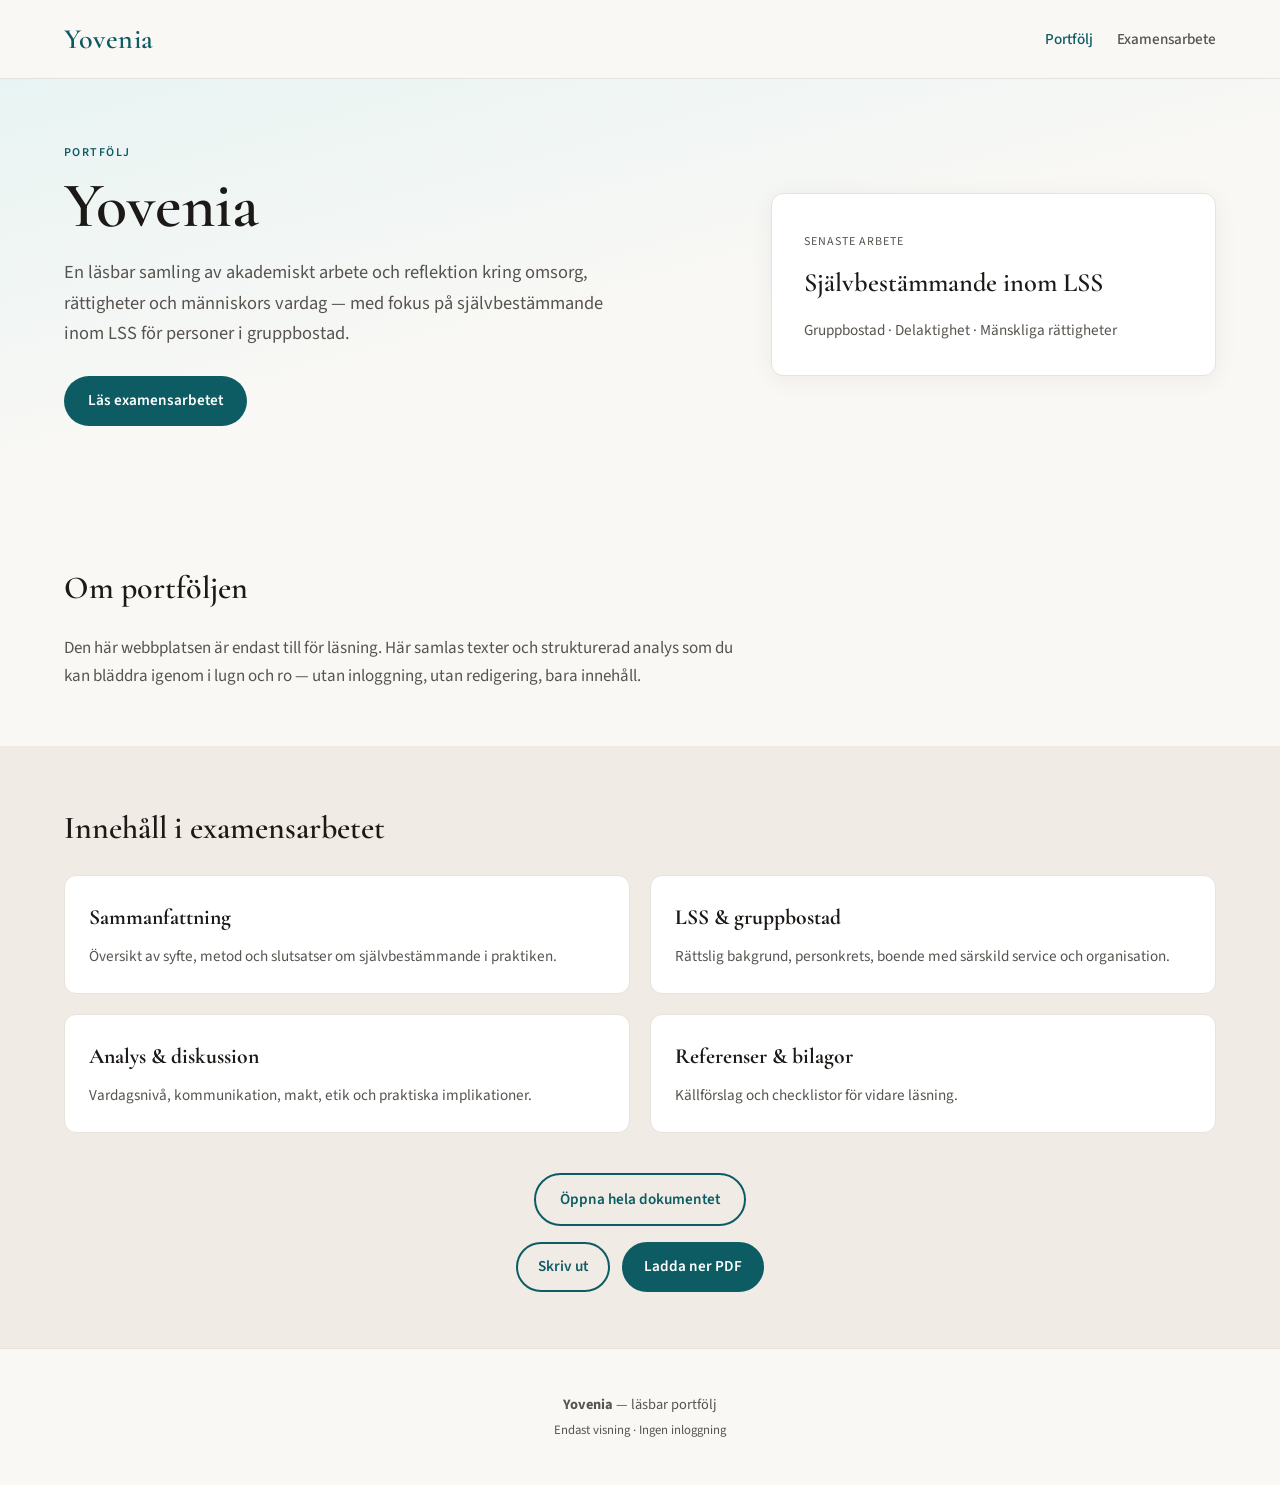
<file: index.html>
<!DOCTYPE html>
<html lang="sv">
<head>
  <meta charset="UTF-8" />
  <meta name="viewport" content="width=device-width, initial-scale=1" />
  <meta name="description" content="Yovenia — portfölj och examensarbete om självbestämmande inom LSS." />
  <title>Yovenia — Portfölj</title>
  <link rel="preconnect" href="https://fonts.googleapis.com" />
  <link rel="preconnect" href="https://fonts.gstatic.com" crossorigin />
  <link href="https://fonts.googleapis.com/css2?family=Cormorant+Garamond:ital,wght@0,500;0,600;1,500&family=Source+Sans+3:wght@400;500;600&display=swap" rel="stylesheet" />
  <link rel="stylesheet" href="css/style.css" />
</head>
<body>
  <header class="site-header">
    <div class="wrap header-inner">
      <a href="index.html" class="logo">Yovenia</a>
      <nav class="nav" aria-label="Huvudnavigation">
        <a href="index.html" class="nav-link nav-link--active">Portfölj</a>
        <a href="examensarbete.html" class="nav-link">Examensarbete</a>
      </nav>
    </div>
  </header>

  <main>
    <section class="hero">
      <div class="wrap hero-grid">
        <div class="hero-text">
          <p class="eyebrow">Portfölj</p>
          <h1>Yovenia</h1>
          <p class="lead">
            En läsbar samling av akademiskt arbete och reflektion kring omsorg,
            rättigheter och människors vardag — med fokus på självbestämmande
            inom LSS för personer i gruppbostad.
          </p>
          <a href="examensarbete.html" class="btn">Läs examensarbetet</a>
        </div>
        <div class="hero-card" aria-hidden="true">
          <span class="hero-card-label">Senaste arbete</span>
          <h2 class="hero-card-title">Självbestämmande inom LSS</h2>
          <p>Gruppbostad · Delaktighet · Mänskliga rättigheter</p>
        </div>
      </div>
    </section>

    <section class="section">
      <div class="wrap">
        <h2 class="section-title">Om portföljen</h2>
        <p class="prose">
          Den här webbplatsen är endast till för läsning. Här samlas texter och
          strukturerad analys som du kan bläddra igenom i lugn och ro — utan
          inloggning, utan redigering, bara innehåll.
        </p>
      </div>
    </section>

    <section class="section section--muted">
      <div class="wrap">
        <h2 class="section-title">Innehåll i examensarbetet</h2>
        <ul class="card-grid">
          <li class="card">
            <h3>Sammanfattning</h3>
            <p>Översikt av syfte, metod och slutsatser om självbestämmande i praktiken.</p>
          </li>
          <li class="card">
            <h3>LSS &amp; gruppbostad</h3>
            <p>Rättslig bakgrund, personkrets, boende med särskild service och organisation.</p>
          </li>
          <li class="card">
            <h3>Analys &amp; diskussion</h3>
            <p>Vardagsnivå, kommunikation, makt, etik och praktiska implikationer.</p>
          </li>
          <li class="card">
            <h3>Referenser &amp; bilagor</h3>
            <p>Källförslag och checklistor för vidare läsning.</p>
          </li>
        </ul>
        <p class="center-cta">
          <a href="examensarbete.html" class="btn btn--secondary">Öppna hela dokumentet</a>
        </p>
        <p class="center-cta export-cta">
          <a href="examensarbete.html#export-toolbar" class="btn-export btn-export--inline">Skriv ut</a>
          <a href="examensarbete.html#pdf" class="btn-export btn-export--inline btn-export--primary">Ladda ner PDF</a>
        </p>
      </div>
    </section>
  </main>

  <footer class="site-footer">
    <div class="wrap">
      <p><strong>Yovenia</strong> — läsbar portfölj</p>
      <p class="footer-note">Endast visning · Ingen inloggning</p>
    </div>
  </footer>
</body>
</html>
</file>
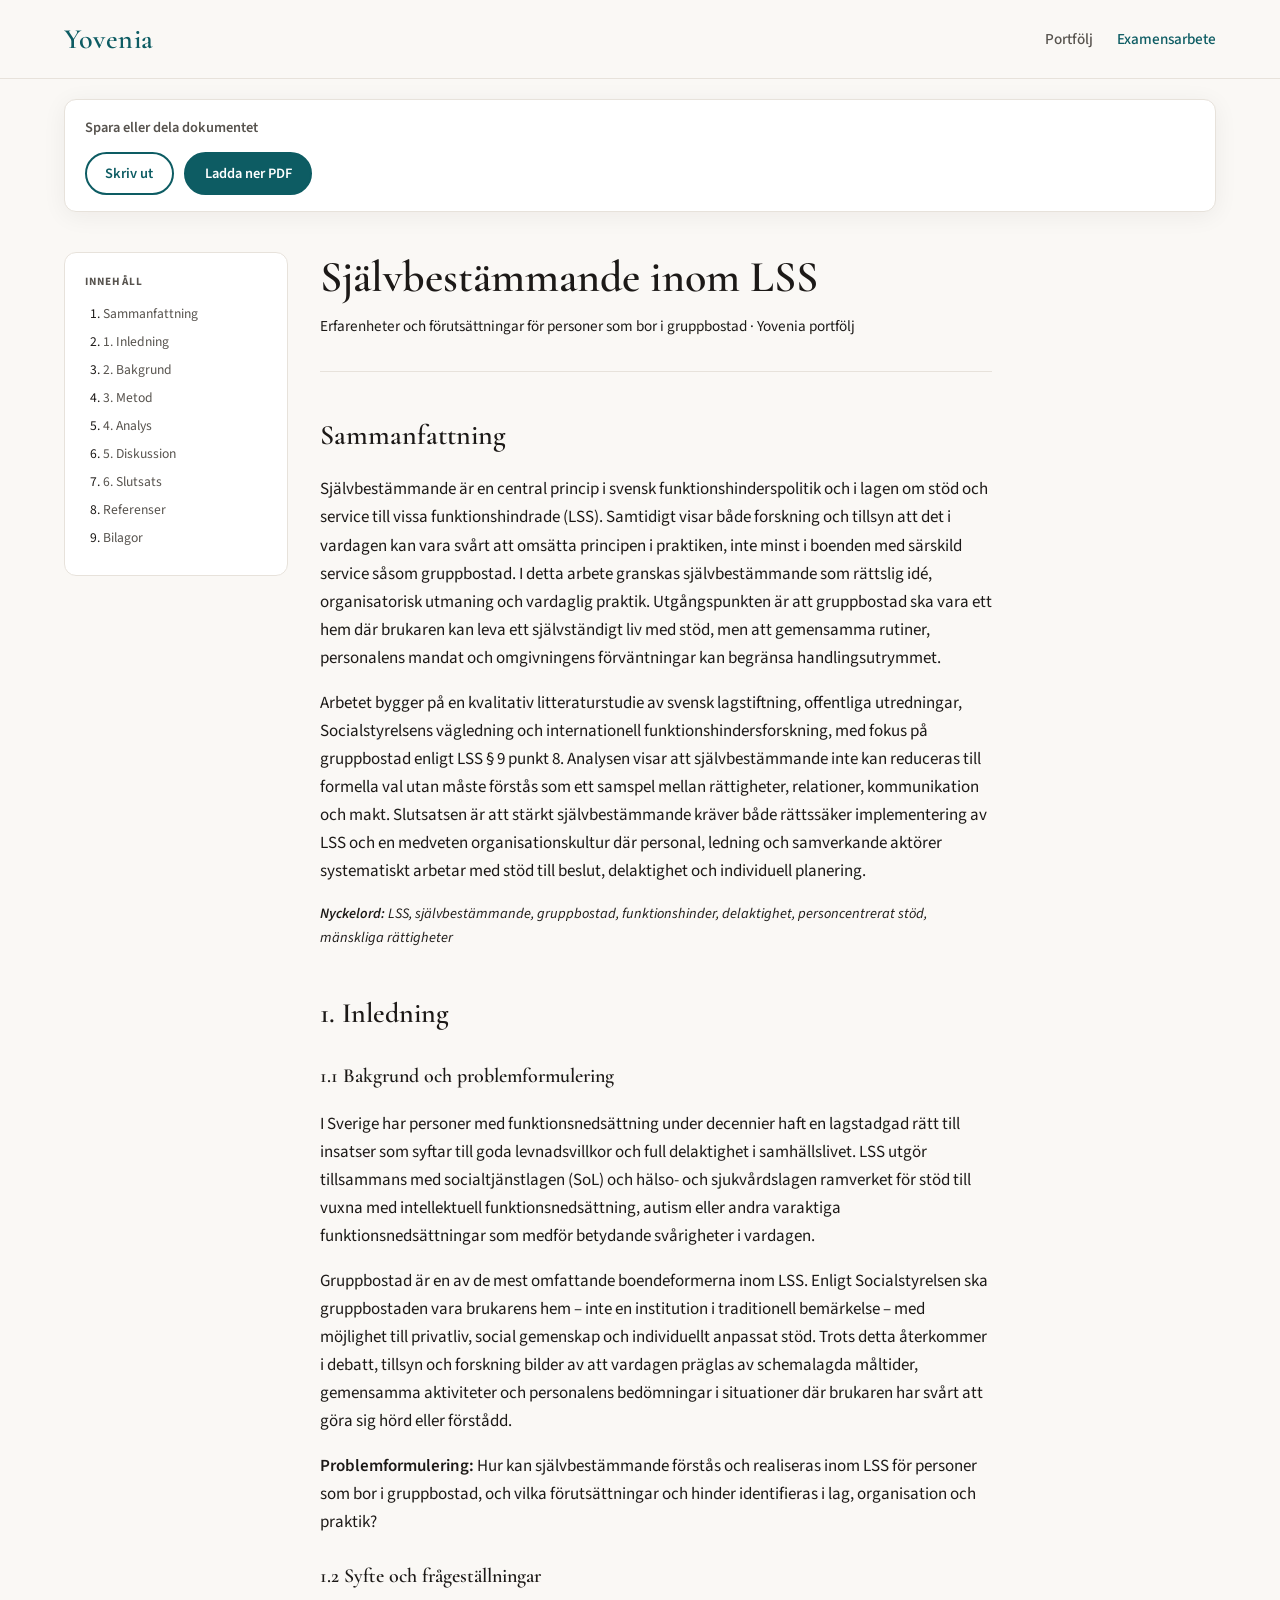
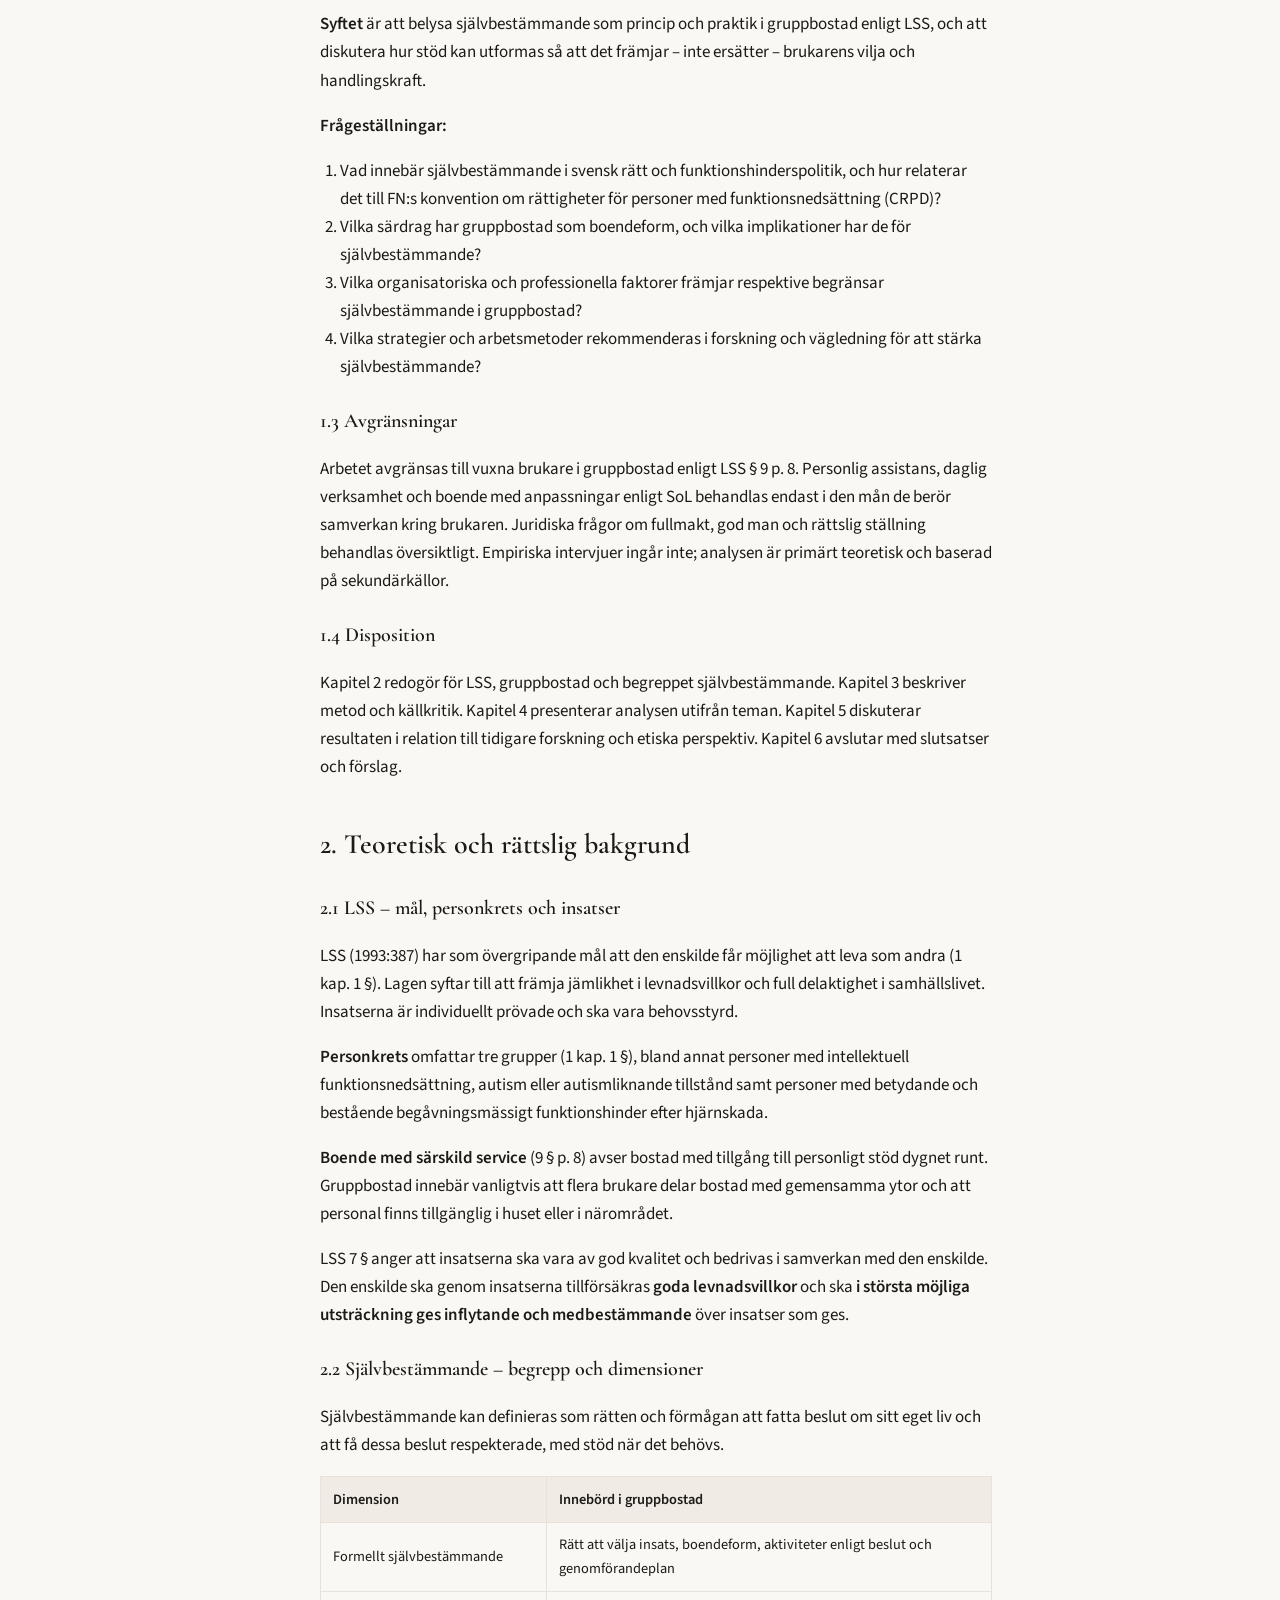
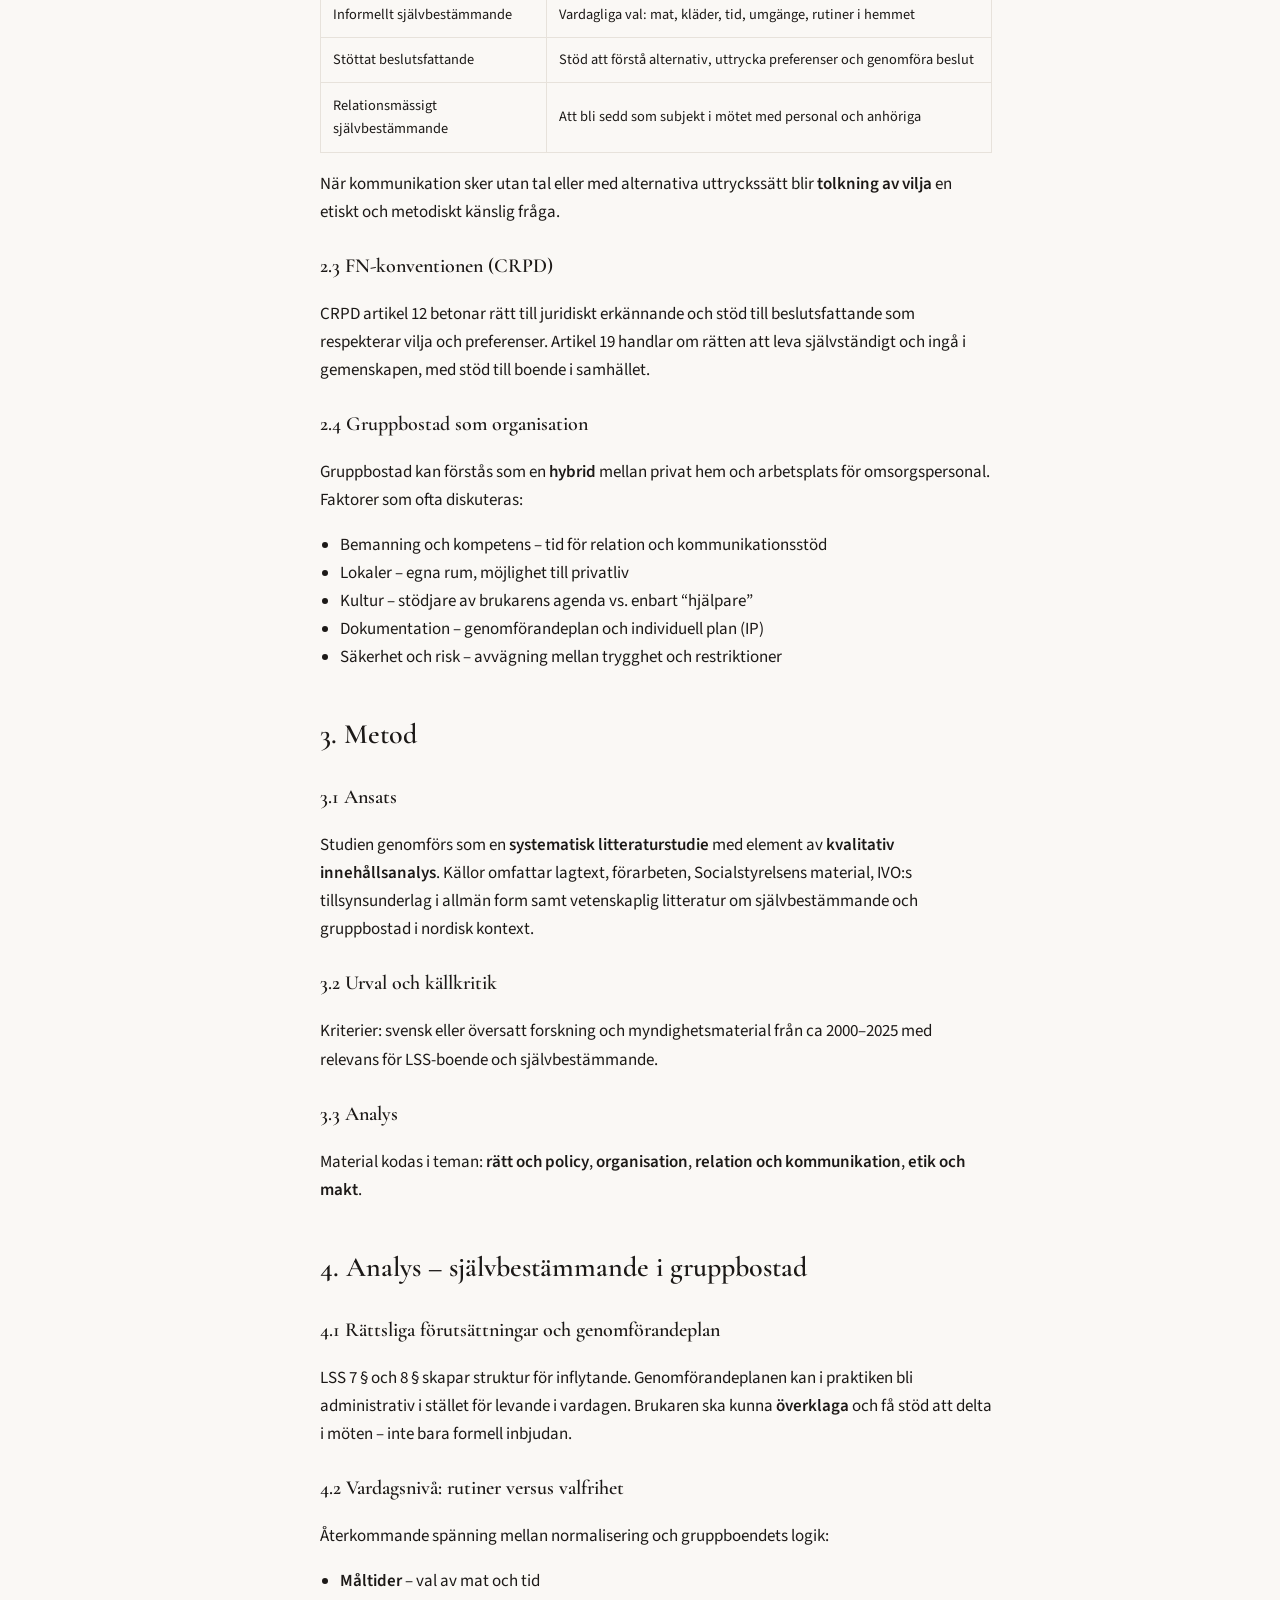
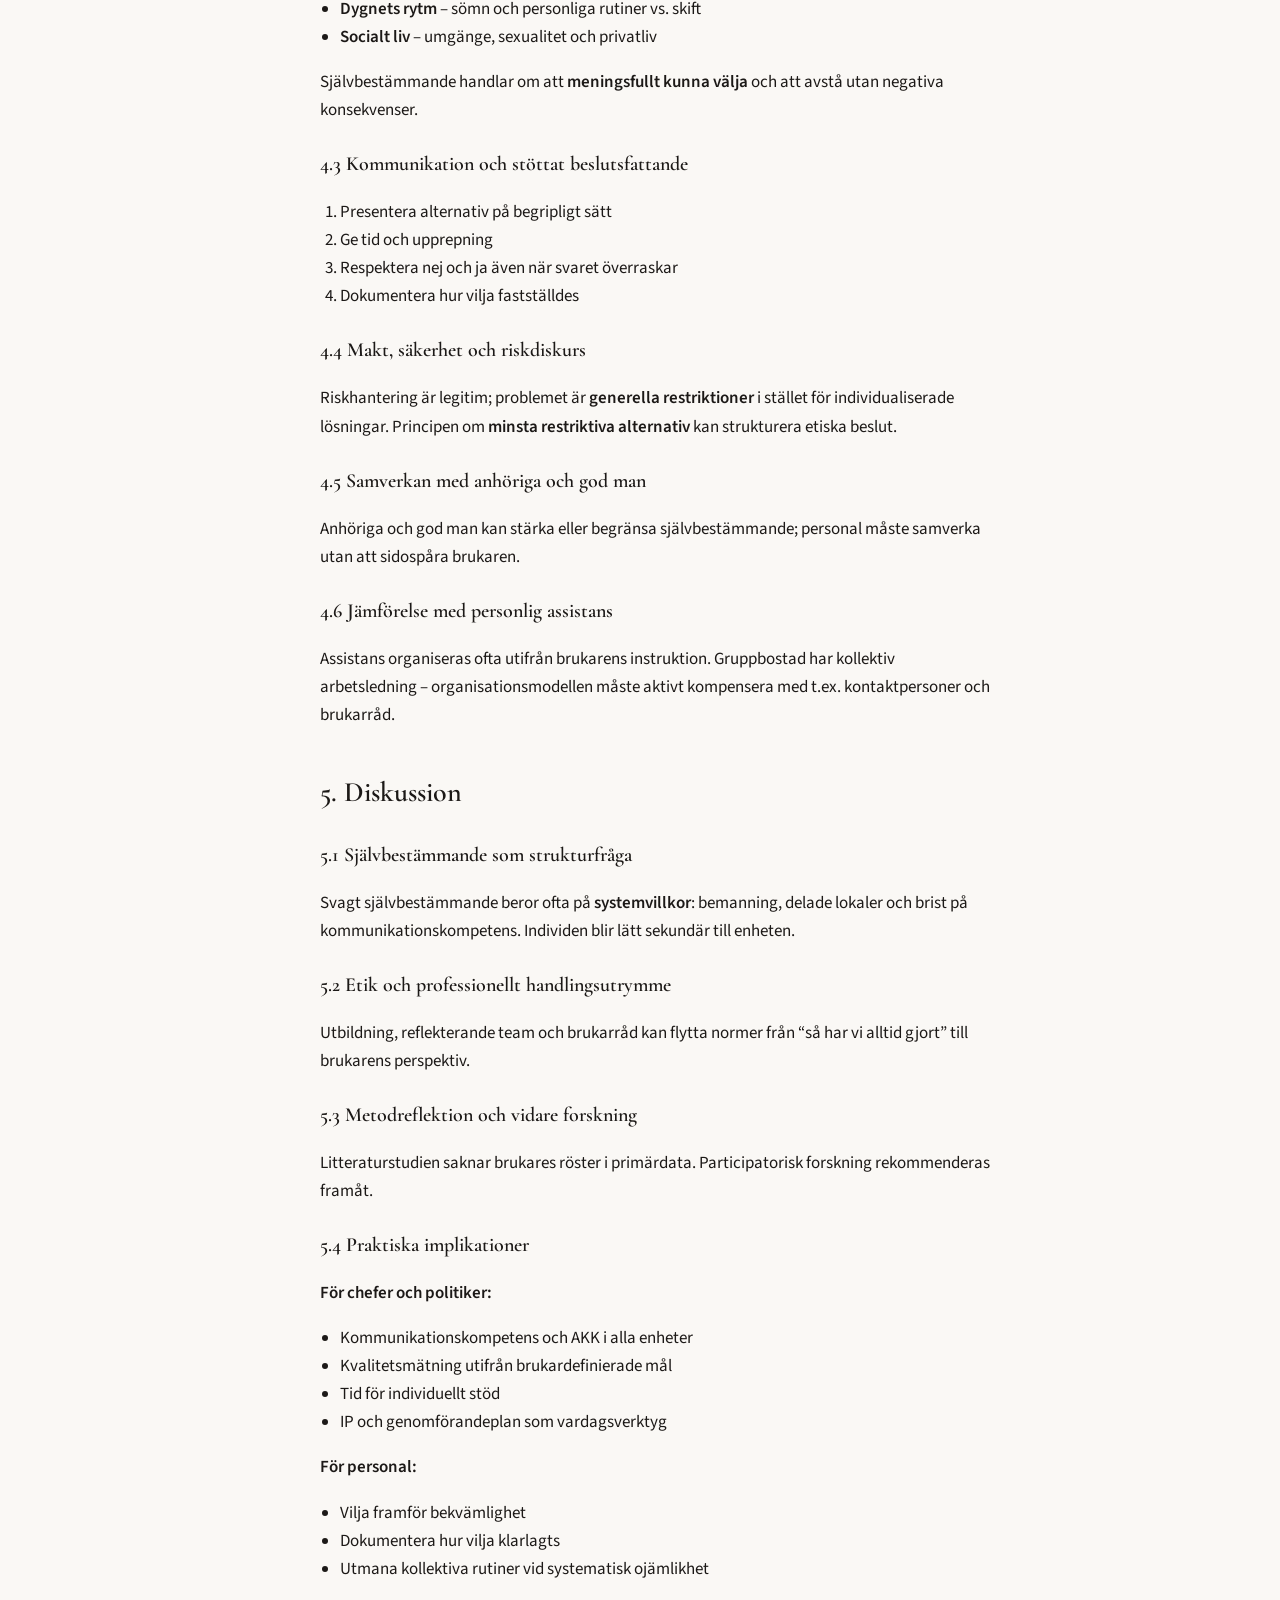
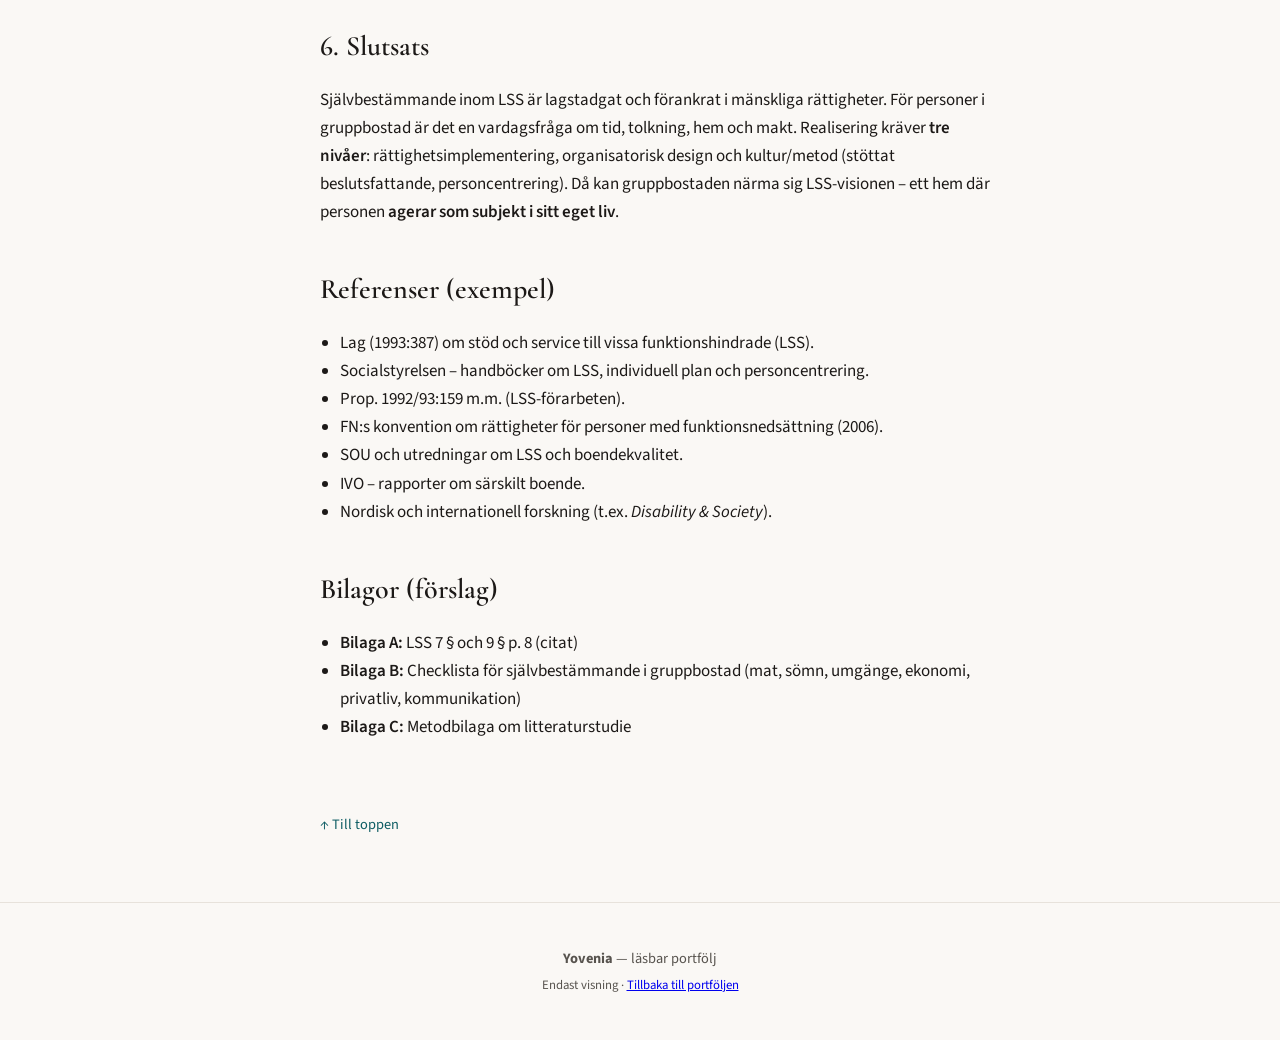
<file: examensarbete.html>
<!DOCTYPE html>
<html lang="sv">
<head>
  <meta charset="UTF-8" />
  <meta name="viewport" content="width=device-width, initial-scale=1" />
  <meta name="description" content="Examensarbete: Självbestämmande inom LSS — Yovenia portfölj." />
  <title>Självbestämmande inom LSS — Yovenia</title>
  <link rel="preconnect" href="https://fonts.googleapis.com" />
  <link rel="preconnect" href="https://fonts.gstatic.com" crossorigin />
  <link href="https://fonts.googleapis.com/css2?family=Cormorant+Garamond:ital,wght@0,500;0,600;1,500&family=Source+Sans+3:wght@400;500;600&display=swap" rel="stylesheet" />
  <link rel="stylesheet" href="css/style.css" />
</head>
<body>
  <header class="site-header">
    <div class="wrap header-inner">
      <a href="index.html" class="logo">Yovenia</a>
      <nav class="nav" aria-label="Huvudnavigation">
        <a href="index.html" class="nav-link">Portfölj</a>
        <a href="examensarbete.html" class="nav-link nav-link--active">Examensarbete</a>
      </nav>
    </div>
  </header>

  <div class="wrap no-print" id="export-toolbar">
    <div class="export-bar" role="toolbar" aria-label="Exportera dokument">
      <p class="export-bar-label">Spara eller dela dokumentet</p>
      <div class="export-bar-actions">
        <button type="button" class="btn-export" id="btn-print">Skriv ut</button>
        <button type="button" class="btn-export btn-export--primary" id="btn-pdf">
          Ladda ner PDF
        </button>
      </div>
      <p class="export-hint" id="export-status" hidden></p>
    </div>
  </div>

  <main class="wrap article-layout">
    <aside class="toc" aria-label="Innehållsförteckning">
      <h2>Innehåll</h2>
      <ol>
        <li><a href="#sammanfattning">Sammanfattning</a></li>
        <li><a href="#kap1">1. Inledning</a></li>
        <li><a href="#kap2">2. Bakgrund</a></li>
        <li><a href="#kap3">3. Metod</a></li>
        <li><a href="#kap4">4. Analys</a></li>
        <li><a href="#kap5">5. Diskussion</a></li>
        <li><a href="#kap6">6. Slutsats</a></li>
        <li><a href="#referenser">Referenser</a></li>
        <li><a href="#bilagor">Bilagor</a></li>
      </ol>
    </aside>

    <article class="article" id="document-export">
      <header class="article-header" id="top">
        <h1>Självbestämmande inom LSS</h1>
        <p class="article-meta">
          Erfarenheter och förutsättningar för personer som bor i gruppbostad ·
          Yovenia portfölj
        </p>
      </header>

      <section id="sammanfattning">
        <h2>Sammanfattning</h2>
        <p>
          Självbestämmande är en central princip i svensk funktionshinderspolitik och i
          lagen om stöd och service till vissa funktionshindrade (LSS). Samtidigt visar
          både forskning och tillsyn att det i vardagen kan vara svårt att omsätta
          principen i praktiken, inte minst i boenden med särskild service såsom
          gruppbostad. I detta arbete granskas självbestämmande som rättslig idé,
          organisatorisk utmaning och vardaglig praktik. Utgångspunkten är att
          gruppbostad ska vara ett hem där brukaren kan leva ett självständigt liv med
          stöd, men att gemensamma rutiner, personalens mandat och omgivningens
          förväntningar kan begränsa handlingsutrymmet.
        </p>
        <p>
          Arbetet bygger på en kvalitativ litteraturstudie av svensk lagstiftning,
          offentliga utredningar, Socialstyrelsens vägledning och internationell
          funktionshindersforskning, med fokus på gruppbostad enligt LSS § 9 punkt 8.
          Analysen visar att självbestämmande inte kan reduceras till formella val utan
          måste förstås som ett samspel mellan rättigheter, relationer, kommunikation
          och makt. Slutsatsen är att stärkt självbestämmande kräver både rättssäker
          implementering av LSS och en medveten organisationskultur där personal,
          ledning och samverkande aktörer systematiskt arbetar med stöd till beslut,
          delaktighet och individuell planering.
        </p>
        <p class="keywords">
          <strong>Nyckelord:</strong> LSS, självbestämmande, gruppbostad, funktionshinder,
          delaktighet, personcentrerat stöd, mänskliga rättigheter
        </p>
      </section>

      <section id="kap1">
        <h2>1. Inledning</h2>

        <h3 id="kap1-1">1.1 Bakgrund och problemformulering</h3>
        <p>
          I Sverige har personer med funktionsnedsättning under decennier haft en
          lagstadgad rätt till insatser som syftar till goda levnadsvillkor och full
          delaktighet i samhällslivet. LSS utgör tillsammans med socialtjänstlagen (SoL)
          och hälso- och sjukvårdslagen ramverket för stöd till vuxna med intellektuell
          funktionsnedsättning, autism eller andra varaktiga funktionsnedsättningar som
          medför betydande svårigheter i vardagen.
        </p>
        <p>
          Gruppbostad är en av de mest omfattande boendeformerna inom LSS. Enligt
          Socialstyrelsen ska gruppbostaden vara brukarens hem – inte en institution i
          traditionell bemärkelse – med möjlighet till privatliv, social gemenskap och
          individuellt anpassat stöd. Trots detta återkommer i debatt, tillsyn och
          forskning bilder av att vardagen präglas av schemalagda måltider, gemensamma
          aktiviteter och personalens bedömningar i situationer där brukaren har svårt
          att göra sig hörd eller förstådd.
        </p>
        <p>
          <strong>Problemformulering:</strong> Hur kan självbestämmande förstås och
          realiseras inom LSS för personer som bor i gruppbostad, och vilka
          förutsättningar och hinder identifieras i lag, organisation och praktik?
        </p>

        <h3 id="kap1-2">1.2 Syfte och frågeställningar</h3>
        <p>
          <strong>Syftet</strong> är att belysa självbestämmande som princip och praktik i
          gruppbostad enligt LSS, och att diskutera hur stöd kan utformas så att det
          främjar – inte ersätter – brukarens vilja och handlingskraft.
        </p>
        <p><strong>Frågeställningar:</strong></p>
        <ol>
          <li>
            Vad innebär självbestämmande i svensk rätt och funktionshinderspolitik, och
            hur relaterar det till FN:s konvention om rättigheter för personer med
            funktionsnedsättning (CRPD)?
          </li>
          <li>
            Vilka särdrag har gruppbostad som boendeform, och vilka implikationer har de
            för självbestämmande?
          </li>
          <li>
            Vilka organisatoriska och professionella faktorer främjar respektive begränsar
            självbestämmande i gruppbostad?
          </li>
          <li>
            Vilka strategier och arbetsmetoder rekommenderas i forskning och vägledning för
            att stärka självbestämmande?
          </li>
        </ol>

        <h3 id="kap1-3">1.3 Avgränsningar</h3>
        <p>
          Arbetet avgränsas till vuxna brukare i gruppbostad enligt LSS § 9 p. 8. Personlig
          assistans, daglig verksamhet och boende med anpassningar enligt SoL behandlas
          endast i den mån de berör samverkan kring brukaren. Juridiska frågor om
          fullmakt, god man och rättslig ställning behandlas översiktligt. Empiriska
          intervjuer ingår inte; analysen är primärt teoretisk och baserad på
          sekundärkällor.
        </p>

        <h3 id="kap1-4">1.4 Disposition</h3>
        <p>
          Kapitel 2 redogör för LSS, gruppbostad och begreppet självbestämmande. Kapitel 3
          beskriver metod och källkritik. Kapitel 4 presenterar analysen utifrån teman.
          Kapitel 5 diskuterar resultaten i relation till tidigare forskning och etiska
          perspektiv. Kapitel 6 avslutar med slutsatser och förslag.
        </p>
      </section>

      <section id="kap2">
        <h2>2. Teoretisk och rättslig bakgrund</h2>

        <h3>2.1 LSS – mål, personkrets och insatser</h3>
        <p>
          LSS (1993:387) har som övergripande mål att den enskilde får möjlighet att leva
          som andra (1 kap. 1 §). Lagen syftar till att främja jämlikhet i levnadsvillkor
          och full delaktighet i samhällslivet. Insatserna är individuellt prövade och ska
          vara behovsstyrd.
        </p>
        <p>
          <strong>Personkrets</strong> omfattar tre grupper (1 kap. 1 §), bland annat
          personer med intellektuell funktionsnedsättning, autism eller
          autismliknande tillstånd samt personer med betydande och bestående
          begåvningsmässigt funktionshinder efter hjärnskada.
        </p>
        <p>
          <strong>Boende med särskild service</strong> (9 § p. 8) avser bostad med
          tillgång till personligt stöd dygnet runt. Gruppbostad innebär vanligtvis att
          flera brukare delar bostad med gemensamma ytor och att personal finns
          tillgänglig i huset eller i närområdet.
        </p>
        <p>
          LSS 7 § anger att insatserna ska vara av god kvalitet och bedrivas i samverkan
          med den enskilde. Den enskilde ska genom insatserna tillförsäkras
          <strong>goda levnadsvillkor</strong> och ska
          <strong>i största möjliga utsträckning ges inflytande och medbestämmande</strong>
          över insatser som ges.
        </p>

        <h3>2.2 Självbestämmande – begrepp och dimensioner</h3>
        <p>
          Självbestämmande kan definieras som rätten och förmågan att fatta beslut om
          sitt eget liv och att få dessa beslut respekterade, med stöd när det behövs.
        </p>
        <div class="table-wrap">
          <table>
            <thead>
              <tr>
                <th>Dimension</th>
                <th>Innebörd i gruppbostad</th>
              </tr>
            </thead>
            <tbody>
              <tr>
                <td>Formellt självbestämmande</td>
                <td>Rätt att välja insats, boendeform, aktiviteter enligt beslut och genomförandeplan</td>
              </tr>
              <tr>
                <td>Informellt självbestämmande</td>
                <td>Vardagliga val: mat, kläder, tid, umgänge, rutiner i hemmet</td>
              </tr>
              <tr>
                <td>Stöttat beslutsfattande</td>
                <td>Stöd att förstå alternativ, uttrycka preferenser och genomföra beslut</td>
              </tr>
              <tr>
                <td>Relationsmässigt självbestämmande</td>
                <td>Att bli sedd som subjekt i mötet med personal och anhöriga</td>
              </tr>
            </tbody>
          </table>
        </div>
        <p>
          När kommunikation sker utan tal eller med alternativa uttryckssätt blir
          <strong>tolkning av vilja</strong> en etiskt och metodiskt känslig fråga.
        </p>

        <h3>2.3 FN-konventionen (CRPD)</h3>
        <p>
          CRPD artikel 12 betonar rätt till juridiskt erkännande och stöd till
          beslutsfattande som respekterar vilja och preferenser. Artikel 19 handlar om
          rätten att leva självständigt och ingå i gemenskapen, med stöd till boende i
          samhället.
        </p>

        <h3>2.4 Gruppbostad som organisation</h3>
        <p>
          Gruppbostad kan förstås som en <strong>hybrid</strong> mellan privat hem och
          arbetsplats för omsorgspersonal. Faktorer som ofta diskuteras:
        </p>
        <ul>
          <li>Bemanning och kompetens – tid för relation och kommunikationsstöd</li>
          <li>Lokaler – egna rum, möjlighet till privatliv</li>
          <li>Kultur – stödjare av brukarens agenda vs. enbart “hjälpare”</li>
          <li>Dokumentation – genomförandeplan och individuell plan (IP)</li>
          <li>Säkerhet och risk – avvägning mellan trygghet och restriktioner</li>
        </ul>
      </section>

      <section id="kap3">
        <h2>3. Metod</h2>
        <h3>3.1 Ansats</h3>
        <p>
          Studien genomförs som en <strong>systematisk litteraturstudie</strong> med
          element av <strong>kvalitativ innehållsanalys</strong>. Källor omfattar lagtext,
          förarbeten, Socialstyrelsens material, IVO:s tillsynsunderlag i allmän form samt
          vetenskaplig litteratur om självbestämmande och gruppbostad i nordisk kontext.
        </p>
        <h3>3.2 Urval och källkritik</h3>
        <p>
          Kriterier: svensk eller översatt forskning och myndighetsmaterial från ca
          2000–2025 med relevans för LSS-boende och självbestämmande.
        </p>
        <h3>3.3 Analys</h3>
        <p>
          Material kodas i teman: <strong>rätt och policy</strong>,
          <strong>organisation</strong>, <strong>relation och kommunikation</strong>,
          <strong>etik och makt</strong>.
        </p>
      </section>

      <section id="kap4">
        <h2>4. Analys – självbestämmande i gruppbostad</h2>

        <h3>4.1 Rättsliga förutsättningar och genomförandeplan</h3>
        <p>
          LSS 7 § och 8 § skapar struktur för inflytande. Genomförandeplanen kan i
          praktiken bli administrativ i stället för levande i vardagen. Brukaren ska kunna
          <strong>överklaga</strong> och få stöd att delta i möten – inte bara formell
          inbjudan.
        </p>

        <h3>4.2 Vardagsnivå: rutiner versus valfrihet</h3>
        <p>Återkommande spänning mellan normalisering och gruppboendets logik:</p>
        <ul>
          <li><strong>Måltider</strong> – val av mat och tid</li>
          <li><strong>Dygnets rytm</strong> – sömn och personliga rutiner vs. skift</li>
          <li><strong>Socialt liv</strong> – umgänge, sexualitet och privatliv</li>
        </ul>
        <p>
          Självbestämmande handlar om att <strong>meningsfullt kunna välja</strong> och att
          avstå utan negativa konsekvenser.
        </p>

        <h3>4.3 Kommunikation och stöttat beslutsfattande</h3>
        <ol>
          <li>Presentera alternativ på begripligt sätt</li>
          <li>Ge tid och upprepning</li>
          <li>Respektera nej och ja även när svaret överraskar</li>
          <li>Dokumentera hur vilja fastställdes</li>
        </ol>

        <h3>4.4 Makt, säkerhet och riskdiskurs</h3>
        <p>
          Riskhantering är legitim; problemet är <strong>generella restriktioner</strong> i
          stället för individualiserade lösningar. Principen om
          <strong>minsta restriktiva alternativ</strong> kan strukturera etiska beslut.
        </p>

        <h3>4.5 Samverkan med anhöriga och god man</h3>
        <p>
          Anhöriga och god man kan stärka eller begränsa självbestämmande; personal måste
          samverka utan att sidospåra brukaren.
        </p>

        <h3>4.6 Jämförelse med personlig assistans</h3>
        <p>
          Assistans organiseras ofta utifrån brukarens instruktion. Gruppbostad har
          kollektiv arbetsledning – organisationsmodellen måste aktivt kompensera med t.ex.
          kontaktpersoner och brukarråd.
        </p>
      </section>

      <section id="kap5">
        <h2>5. Diskussion</h2>
        <h3>5.1 Självbestämmande som strukturfråga</h3>
        <p>
          Svagt självbestämmande beror ofta på <strong>systemvillkor</strong>: bemanning,
          delade lokaler och brist på kommunikationskompetens. Individen blir lätt
          sekundär till enheten.
        </p>
        <h3>5.2 Etik och professionellt handlingsutrymme</h3>
        <p>
          Utbildning, reflekterande team och brukarråd kan flytta normer från “så har vi
          alltid gjort” till brukarens perspektiv.
        </p>
        <h3>5.3 Metodreflektion och vidare forskning</h3>
        <p>
          Litteraturstudien saknar brukares röster i primärdata. Participatorisk forskning
          rekommenderas framåt.
        </p>
        <h3>5.4 Praktiska implikationer</h3>
        <p><strong>För chefer och politiker:</strong></p>
        <ul>
          <li>Kommunikationskompetens och AKK i alla enheter</li>
          <li>Kvalitetsmätning utifrån brukardefinierade mål</li>
          <li>Tid för individuellt stöd</li>
          <li>IP och genomförandeplan som vardagsverktyg</li>
        </ul>
        <p><strong>För personal:</strong></p>
        <ul>
          <li>Vilja framför bekvämlighet</li>
          <li>Dokumentera hur vilja klarlagts</li>
          <li>Utmana kollektiva rutiner vid systematisk ojämlikhet</li>
        </ul>
      </section>

      <section id="kap6">
        <h2>6. Slutsats</h2>
        <p>
          Självbestämmande inom LSS är lagstadgat och förankrat i mänskliga rättigheter.
          För personer i gruppbostad är det en vardagsfråga om tid, tolkning, hem och
          makt. Realisering kräver <strong>tre nivåer</strong>: rättighetsimplementering,
          organisatorisk design och kultur/metod (stöttat beslutsfattande,
          personcentrering). Då kan gruppbostaden närma sig LSS-visionen – ett hem där
          personen <strong>agerar som subjekt i sitt eget liv</strong>.
        </p>
      </section>

      <section id="referenser">
        <h2>Referenser (exempel)</h2>
        <ul>
          <li>Lag (1993:387) om stöd och service till vissa funktionshindrade (LSS).</li>
          <li>Socialstyrelsen – handböcker om LSS, individuell plan och personcentrering.</li>
          <li>Prop. 1992/93:159 m.m. (LSS-förarbeten).</li>
          <li>FN:s konvention om rättigheter för personer med funktionsnedsättning (2006).</li>
          <li>SOU och utredningar om LSS och boendekvalitet.</li>
          <li>IVO – rapporter om särskilt boende.</li>
          <li>Nordisk och internationell forskning (t.ex. <em>Disability &amp; Society</em>).</li>
        </ul>
      </section>

      <section id="bilagor">
        <h2>Bilagor (förslag)</h2>
        <ul>
          <li><strong>Bilaga A:</strong> LSS 7 § och 9 § p. 8 (citat)</li>
          <li>
            <strong>Bilaga B:</strong> Checklista för självbestämmande i gruppbostad (mat,
            sömn, umgänge, ekonomi, privatliv, kommunikation)
          </li>
          <li><strong>Bilaga C:</strong> Metodbilaga om litteraturstudie</li>
        </ul>
      </section>

      <a href="#top" class="back-top">↑ Till toppen</a>
    </article>
  </main>

  <footer class="site-footer">
    <div class="wrap">
      <p><strong>Yovenia</strong> — läsbar portfölj</p>
      <p class="footer-note">Endast visning · <a href="index.html">Tillbaka till portföljen</a></p>
    </div>
  </footer>
  <script src="js/export-document.js" defer></script>
</body>
</html>
</file>
<file: css/style.css>
:root {
  --bg: #faf8f5;
  --bg-muted: #f0ebe4;
  --surface: #ffffff;
  --text: #1c1917;
  --text-muted: #57534e;
  --accent: #0d5c63;
  --accent-soft: #e8f4f3;
  --border: #e7e2db;
  --serif: "Cormorant Garamond", Georgia, serif;
  --sans: "Source Sans 3", system-ui, sans-serif;
  --max: 42rem;
  --wide: 72rem;
  --radius: 12px;
  --shadow: 0 4px 24px rgba(28, 25, 23, 0.06);
}

*,
*::before,
*::after {
  box-sizing: border-box;
}

html {
  scroll-behavior: smooth;
}

body {
  margin: 0;
  font-family: var(--sans);
  font-size: 1.0625rem;
  line-height: 1.65;
  color: var(--text);
  background: var(--bg);
}

.wrap {
  width: min(100% - 2rem, var(--wide));
  margin-inline: auto;
}

/* Header */
.site-header {
  position: sticky;
  top: 0;
  z-index: 10;
  background: rgba(250, 248, 245, 0.92);
  backdrop-filter: blur(10px);
  border-bottom: 1px solid var(--border);
}

.header-inner {
  display: flex;
  align-items: center;
  justify-content: space-between;
  padding: 1rem 0;
}

.logo {
  font-family: var(--serif);
  font-size: 1.75rem;
  font-weight: 600;
  color: var(--accent);
  text-decoration: none;
  letter-spacing: 0.02em;
}

.nav {
  display: flex;
  gap: 1.5rem;
}

.nav-link {
  color: var(--text-muted);
  text-decoration: none;
  font-weight: 500;
  font-size: 0.95rem;
}

.nav-link:hover,
.nav-link--active {
  color: var(--accent);
}

/* Hero */
.hero {
  padding: 4rem 0 5rem;
  background: linear-gradient(165deg, var(--accent-soft) 0%, var(--bg) 55%);
}

.hero-grid {
  display: grid;
  gap: 2.5rem;
  align-items: center;
}

@media (min-width: 768px) {
  .hero-grid {
    grid-template-columns: 1.2fr 0.8fr;
  }
}

.eyebrow {
  text-transform: uppercase;
  letter-spacing: 0.12em;
  font-size: 0.75rem;
  font-weight: 600;
  color: var(--accent);
  margin: 0 0 0.5rem;
}

.hero h1 {
  font-family: var(--serif);
  font-size: clamp(2.75rem, 6vw, 4rem);
  font-weight: 600;
  line-height: 1.1;
  margin: 0 0 1rem;
  color: var(--text);
}

.lead {
  font-size: 1.15rem;
  color: var(--text-muted);
  max-width: 36rem;
  margin: 0 0 1.75rem;
}

.hero-card {
  background: var(--surface);
  border-radius: var(--radius);
  padding: 2rem;
  box-shadow: var(--shadow);
  border: 1px solid var(--border);
}

.hero-card-label {
  font-size: 0.75rem;
  text-transform: uppercase;
  letter-spacing: 0.08em;
  color: var(--text-muted);
}

.hero-card-title {
  font-family: var(--serif);
  font-size: 1.65rem;
  margin: 0.5rem 0 0.75rem;
  font-weight: 600;
}

.hero-card p {
  margin: 0;
  color: var(--text-muted);
  font-size: 0.95rem;
}

/* Buttons */
.btn {
  display: inline-block;
  padding: 0.75rem 1.5rem;
  background: var(--accent);
  color: #fff;
  text-decoration: none;
  font-weight: 600;
  border-radius: 999px;
  font-size: 0.95rem;
  transition: transform 0.15s ease, box-shadow 0.15s ease;
}

.btn:hover {
  transform: translateY(-1px);
  box-shadow: 0 6px 20px rgba(13, 92, 99, 0.25);
}

.btn--secondary {
  background: transparent;
  color: var(--accent);
  border: 2px solid var(--accent);
}

.btn--secondary:hover {
  background: var(--accent-soft);
  box-shadow: none;
}

/* Sections */
.section {
  padding: 3.5rem 0;
}

.section--muted {
  background: var(--bg-muted);
}

.section-title {
  font-family: var(--serif);
  font-size: 2rem;
  margin: 0 0 1.25rem;
  font-weight: 600;
}

.prose {
  max-width: var(--max);
  color: var(--text-muted);
  margin: 0;
}

.card-grid {
  list-style: none;
  padding: 0;
  margin: 0;
  display: grid;
  gap: 1.25rem;
}

@media (min-width: 640px) {
  .card-grid {
    grid-template-columns: repeat(2, 1fr);
  }
}

.card {
  background: var(--surface);
  border-radius: var(--radius);
  padding: 1.5rem;
  border: 1px solid var(--border);
}

.card h3 {
  font-family: var(--serif);
  font-size: 1.35rem;
  margin: 0 0 0.5rem;
}

.card p {
  margin: 0;
  font-size: 0.95rem;
  color: var(--text-muted);
}

.center-cta {
  text-align: center;
  margin: 2.5rem 0 0;
}

/* Footer */
.site-footer {
  padding: 2.5rem 0;
  border-top: 1px solid var(--border);
  text-align: center;
  color: var(--text-muted);
  font-size: 0.9rem;
}

.site-footer p {
  margin: 0.25rem 0;
}

.footer-note {
  font-size: 0.8rem;
}

/* Article / thesis page */
.article-layout {
  display: grid;
  gap: 2rem;
  padding: 2rem 0 4rem;
}

@media (min-width: 1024px) {
  .article-layout {
    grid-template-columns: 14rem 1fr;
    align-items: start;
  }
}

.toc {
  position: sticky;
  top: 5rem;
  background: var(--surface);
  border: 1px solid var(--border);
  border-radius: var(--radius);
  padding: 1.25rem;
  font-size: 0.85rem;
}

.toc h2 {
  font-size: 0.7rem;
  text-transform: uppercase;
  letter-spacing: 0.1em;
  margin: 0 0 0.75rem;
  color: var(--text-muted);
}

.toc ol {
  margin: 0;
  padding-left: 1.1rem;
}

.toc li {
  margin-bottom: 0.35rem;
}

.toc a {
  color: var(--text-muted);
  text-decoration: none;
}

.toc a:hover {
  color: var(--accent);
}

.article {
  max-width: var(--max);
}

.article-header {
  margin-bottom: 2.5rem;
  padding-bottom: 2rem;
  border-bottom: 1px solid var(--border);
}

.article-header h1 {
  font-family: var(--serif);
  font-size: clamp(2rem, 4vw, 2.75rem);
  line-height: 1.15;
  margin: 0 0 0.75rem;
  font-weight: 600;
}

.article-meta {
  color: var(--text-muted);
  font-size: 0.95rem;
  margin: 0;
}

.article section {
  margin-bottom: 2.5rem;
}

.article h2 {
  font-family: var(--serif);
  font-size: 1.75rem;
  margin: 0 0 1rem;
  font-weight: 600;
  scroll-margin-top: 5rem;
}

.article h3 {
  font-family: var(--serif);
  font-size: 1.25rem;
  margin: 1.5rem 0 0.75rem;
  font-weight: 600;
}

.article p,
.article li {
  color: var(--text);
}

.article ul,
.article ol {
  padding-left: 1.25rem;
}

.article strong {
  font-weight: 600;
}

.keywords {
  font-size: 0.9rem;
  color: var(--text-muted);
  font-style: italic;
}

.table-wrap {
  overflow-x: auto;
  margin: 1rem 0;
}

table {
  width: 100%;
  border-collapse: collapse;
  font-size: 0.9rem;
}

th,
td {
  border: 1px solid var(--border);
  padding: 0.65rem 0.75rem;
  text-align: left;
}

th {
  background: var(--bg-muted);
  font-weight: 600;
}

.back-top {
  display: inline-block;
  margin-top: 2rem;
  font-size: 0.9rem;
  color: var(--accent);
  text-decoration: none;
}

.back-top:hover {
  text-decoration: underline;
}

@media (max-width: 1023px) {
  .toc {
    position: static;
  }
}

/* Export toolbar */
.export-bar {
  margin: 1.25rem 0 0.5rem;
  padding: 1rem 1.25rem;
  background: var(--surface);
  border: 1px solid var(--border);
  border-radius: var(--radius);
  box-shadow: var(--shadow);
}

.export-bar-label {
  margin: 0 0 0.75rem;
  font-size: 0.9rem;
  font-weight: 600;
  color: var(--text-muted);
}

.export-bar-actions {
  display: flex;
  flex-wrap: wrap;
  gap: 0.65rem;
}

.btn-export {
  display: inline-flex;
  align-items: center;
  justify-content: center;
  padding: 0.55rem 1.15rem;
  font-family: var(--sans);
  font-size: 0.9rem;
  font-weight: 600;
  border-radius: 999px;
  border: 2px solid var(--accent);
  background: transparent;
  color: var(--accent);
  cursor: pointer;
  text-decoration: none;
  transition: background 0.15s ease, color 0.15s ease;
}

.btn-export:hover:not(:disabled) {
  background: var(--accent-soft);
}

.btn-export:disabled {
  opacity: 0.6;
  cursor: wait;
}

.btn-export--primary {
  background: var(--accent);
  color: #fff;
  border-color: var(--accent);
}

.btn-export--primary:hover:not(:disabled) {
  background: #0a4d53;
  color: #fff;
}

.btn-export--inline {
  font-size: 0.95rem;
  padding: 0.65rem 1.25rem;
}

.export-cta {
  display: flex;
  flex-wrap: wrap;
  gap: 0.75rem;
  justify-content: center;
  margin-top: 1rem !important;
}

.export-hint,
#export-status {
  margin: 0.65rem 0 0;
  font-size: 0.85rem;
  color: var(--text-muted);
}

.export-status--error {
  color: #b45309;
}

/* Print */
@media print {
  .no-print,
  .site-header,
  .site-footer,
  .toc,
  .back-top {
    display: none !important;
  }

  body {
    background: #fff;
    font-size: 11pt;
    line-height: 1.45;
  }

  .article-layout {
    display: block;
    padding: 0;
  }

  .article {
    max-width: none;
  }

  .article h2 {
    page-break-after: avoid;
  }

  .article h3 {
    page-break-after: avoid;
  }

  table {
    page-break-inside: avoid;
  }

  a[href^="http"]::after {
    content: " (" attr(href) ")";
    font-size: 0.85em;
    color: #666;
  }

  a[href^="#"]::after {
    content: "";
  }
}
</file>
